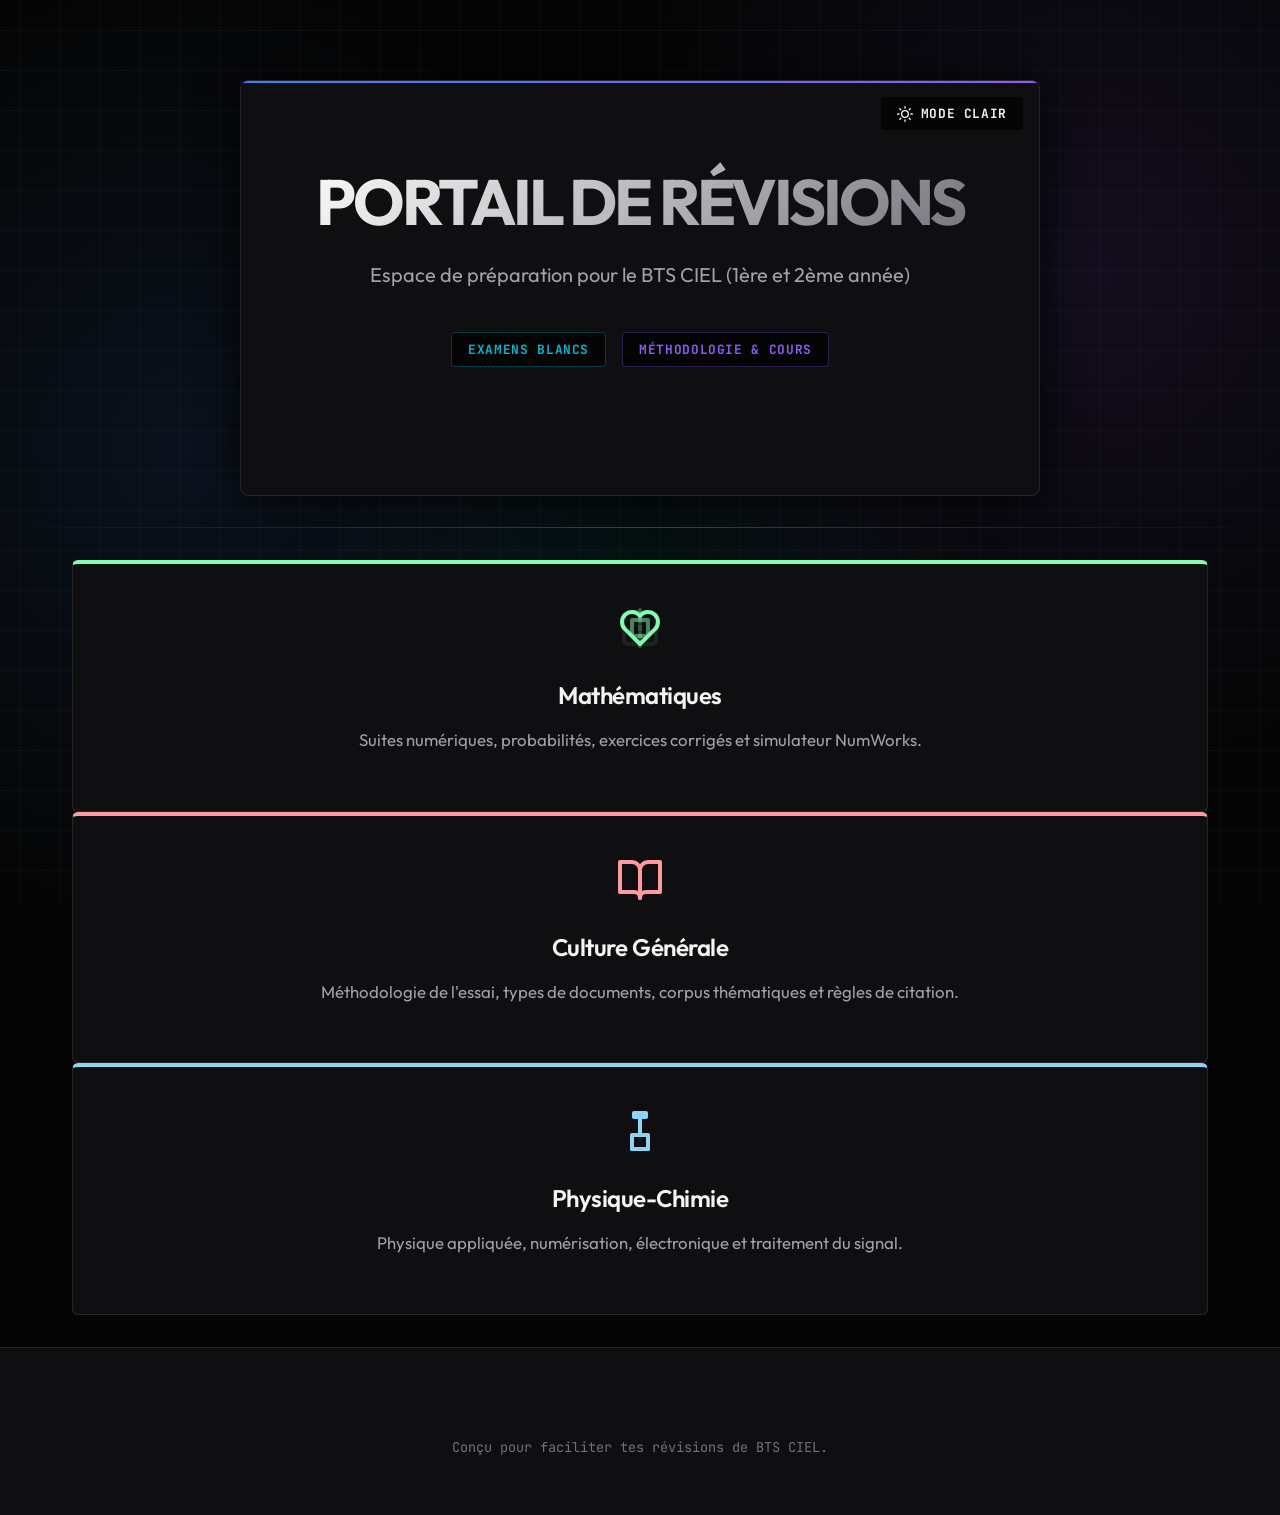
<file: index.html>
<!DOCTYPE html>
<html lang="fr">
<head>
    <meta charset="UTF-8">
    <meta name="viewport" content="width=device-width, initial-scale=1.0">
    <title>BTS CIEL - Révisions</title>
    <link rel="stylesheet" href="style.css">
    <link href="https://fonts.googleapis.com/css2?family=Outfit:wght@300;400;500;600;700&family=JetBrains+Mono:wght@400;500;700&display=swap" rel="stylesheet">

</head>
<body>
    <header class="hero" style="min-height: 40vh; padding-top: 5rem;">
        <div class="glass-panel">
            <button id="theme-toggle" class="tag" style="position: absolute; top: 1rem; right: 1rem; cursor: pointer; display: flex; align-items: center; gap: 0.5rem; border: none; z-index: 10;">
                <svg width="16" height="16" viewBox="0 0 24 24" fill="none" stroke="currentColor" stroke-width="2" stroke-linecap="round" stroke-linejoin="round"><circle cx="12" cy="12" r="5"></circle><line x1="12" y1="1" x2="12" y2="3"></line><line x1="12" y1="21" x2="12" y2="23"></line><line x1="4.22" y1="4.22" x2="5.64" y2="5.64"></line><line x1="18.36" y1="18.36" x2="19.78" y2="19.78"></line><line x1="1" y1="12" x2="3" y2="12"></line><line x1="21" y1="12" x2="23" y2="12"></line><line x1="4.22" y1="19.78" x2="5.64" y2="18.36"></line><line x1="18.36" y1="5.64" x2="19.78" y2="4.22"></line></svg>
                Thème
            </button>
            <h1>Portail de Révisions</h1>
            <p>Espace de préparation pour le BTS CIEL (1ère et 2ème année)</p>
            <div class="header-tags">
                <span class="tag tag-accent">Examens Blancs</span>
                <span class="tag tag-level">Méthodologie & Cours</span>
            </div>
        </div>
    </header>

    <main class="container">
        <div class="portal-grid">
            
            <!-- MATHÉMATIQUES -->
            <a href="mathematiques.html" class="card glass portal-card" style="border-top: 4px solid #84fab0;">
                <div class="portal-icon" style="color: #84fab0;">
                    <svg width="48" height="48" viewBox="0 0 24 24" fill="none" stroke="currentColor" stroke-width="2" stroke-linecap="round" stroke-linejoin="round">
                        <path d="M19.5 12.572l-7.5 7.428l-7.5 -7.428m0 0a5 5 0 1 1 7.5 -6.566a5 5 0 1 1 7.5 6.572" />
                        <path d="M12 3v18" stroke-dasharray="2 2" opacity="0.3"/>
                        <rect x="4" y="4" width="16" height="16" rx="2" ry="2" opacity="0.1"/>
                        <path d="M8 8h8v8H8z" opacity="0.5"/>
                    </svg>
                </div>
                <h2>Mathématiques</h2>
                <p>Suites numériques, probabilités, exercices corrigés et simulateur NumWorks.</p>
            </a>

            <!-- CULTURE GÉNÉRALE -->
            <a href="culture_generale.html" class="card glass portal-card" style="border-top: 4px solid #ff9a9e;">
                <div class="portal-icon" style="color: #ff9a9e;">
                    <svg width="48" height="48" viewBox="0 0 24 24" fill="none" stroke="currentColor" stroke-width="2" stroke-linecap="round" stroke-linejoin="round">
                        <path d="M2 3h6a4 4 0 0 1 4 4v14a3 3 0 0 0-3-3H2z"></path>
                        <path d="M22 3h-6a4 4 0 0 0-4 4v14a3 3 0 0 1 3-3h7z"></path>
                    </svg>
                </div>
                <h2>Culture Générale</h2>
                <p>Méthodologie de l'essai, types de documents, corpus thématiques et règles de citation.</p>
            </a>

            <!-- PHYSIQUE-CHIMIE -->
            <a href="physique_chimie.html" class="card glass portal-card" style="border-top: 4px solid #8fd3f4;">
                <div class="portal-icon" style="color: #8fd3f4;">
                    <svg width="48" height="48" viewBox="0 0 24 24" fill="none" stroke="currentColor" stroke-width="2" stroke-linecap="round" stroke-linejoin="round">
                        <path d="M9 3h6v2H9z"></path>
                        <path d="M12 5v9"></path>
                        <path d="M8 14h8v7H8z"></path>
                        <path d="M8 21h8"></path>
                    </svg>
                </div>
                <h2>Physique-Chimie</h2>
                <p>Physique appliquée, numérisation, électronique et traitement du signal.</p>
            </a>

        </div>
    </main>

    <footer style="margin-top: auto; padding-top: 4rem;">
        <div class="glass-footer">
            <p>Conçu pour faciliter tes révisions de BTS CIEL.</p>
        </div>
    </footer>

    <script src="script.js"></script>
</body>
</html>
</file>
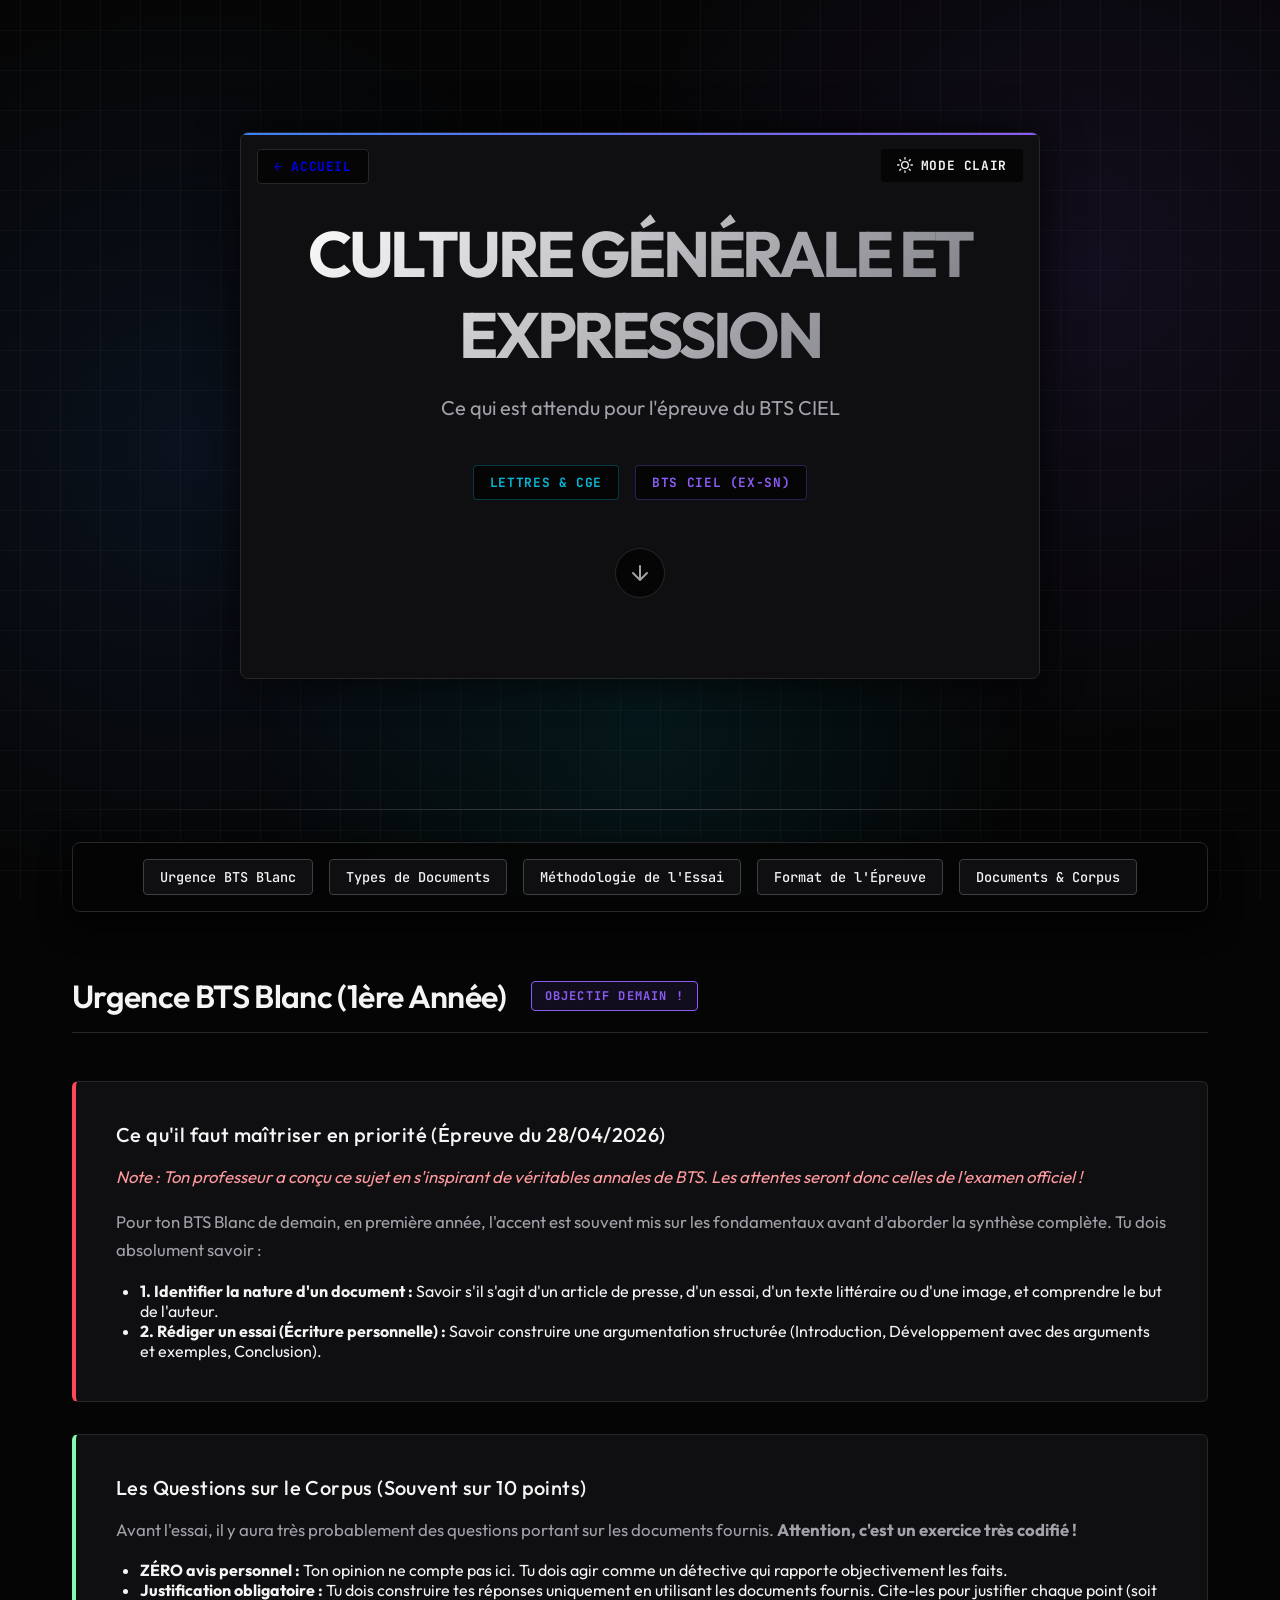
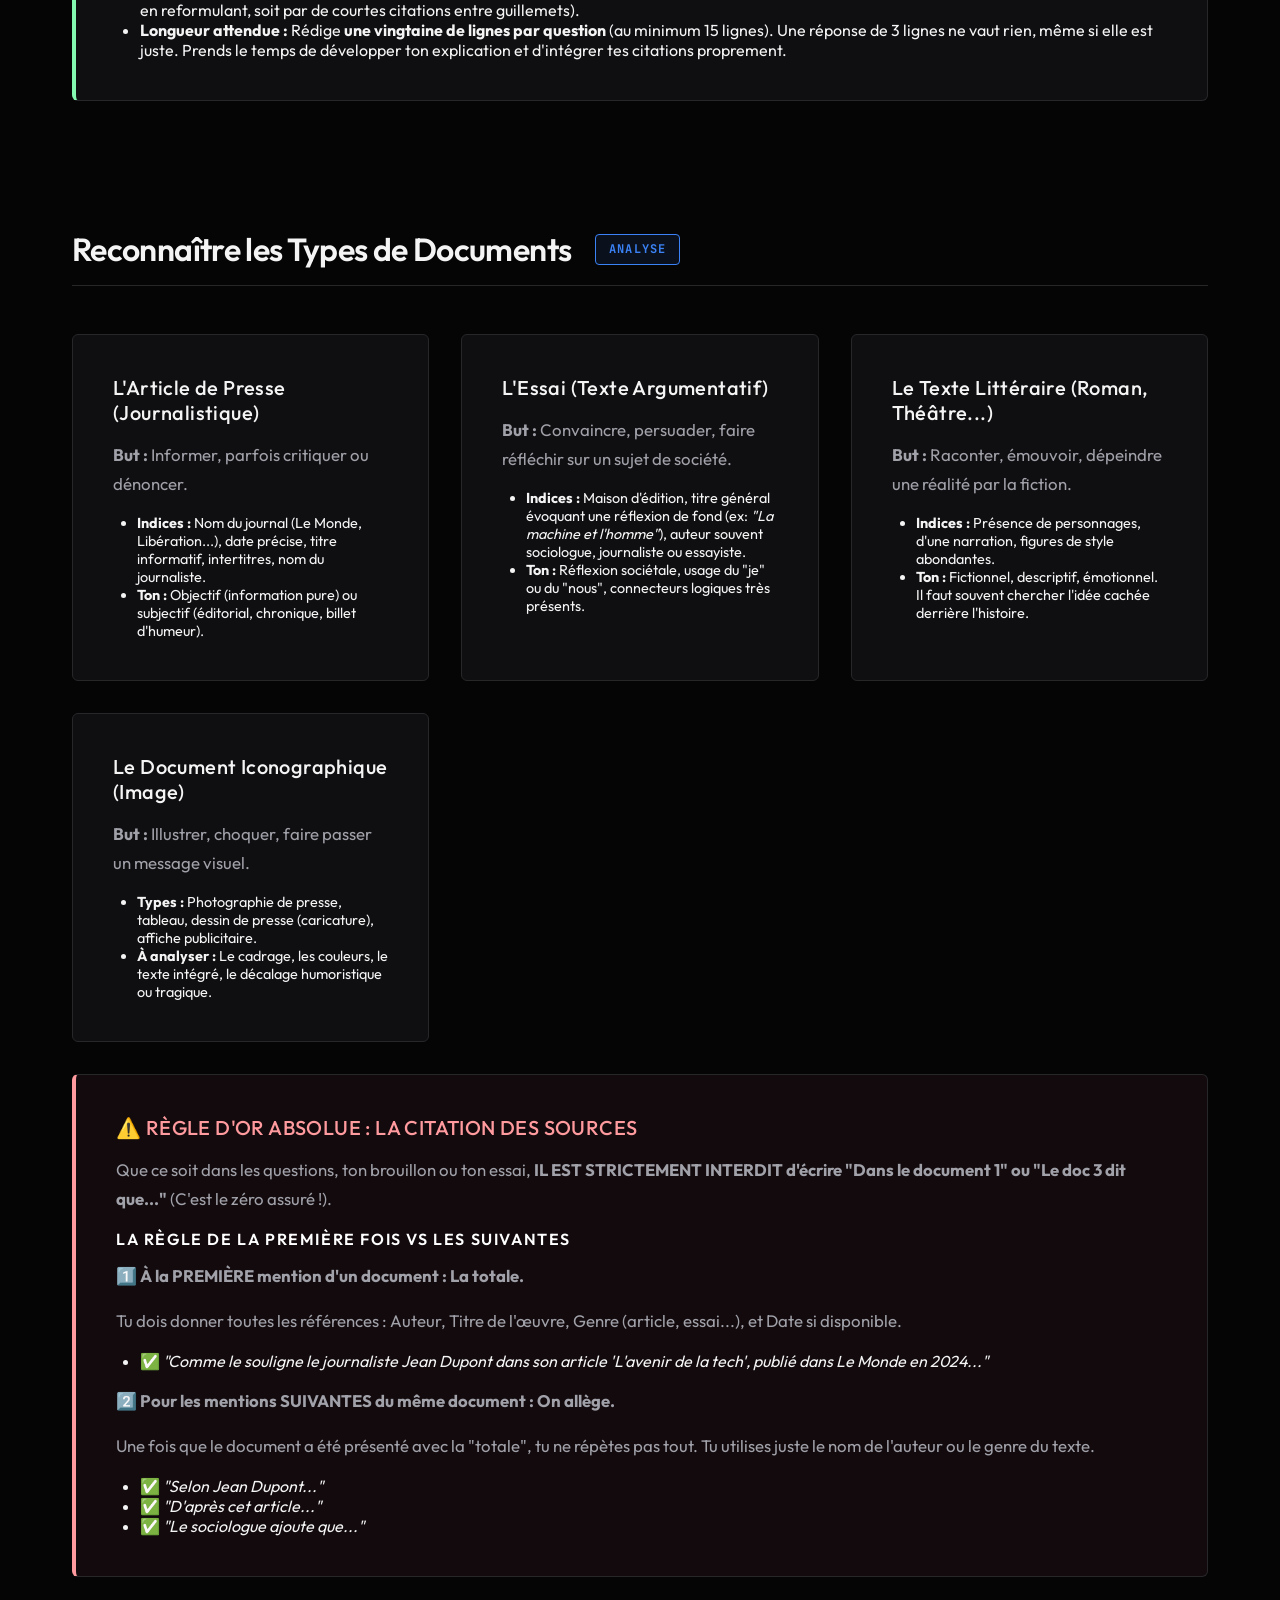
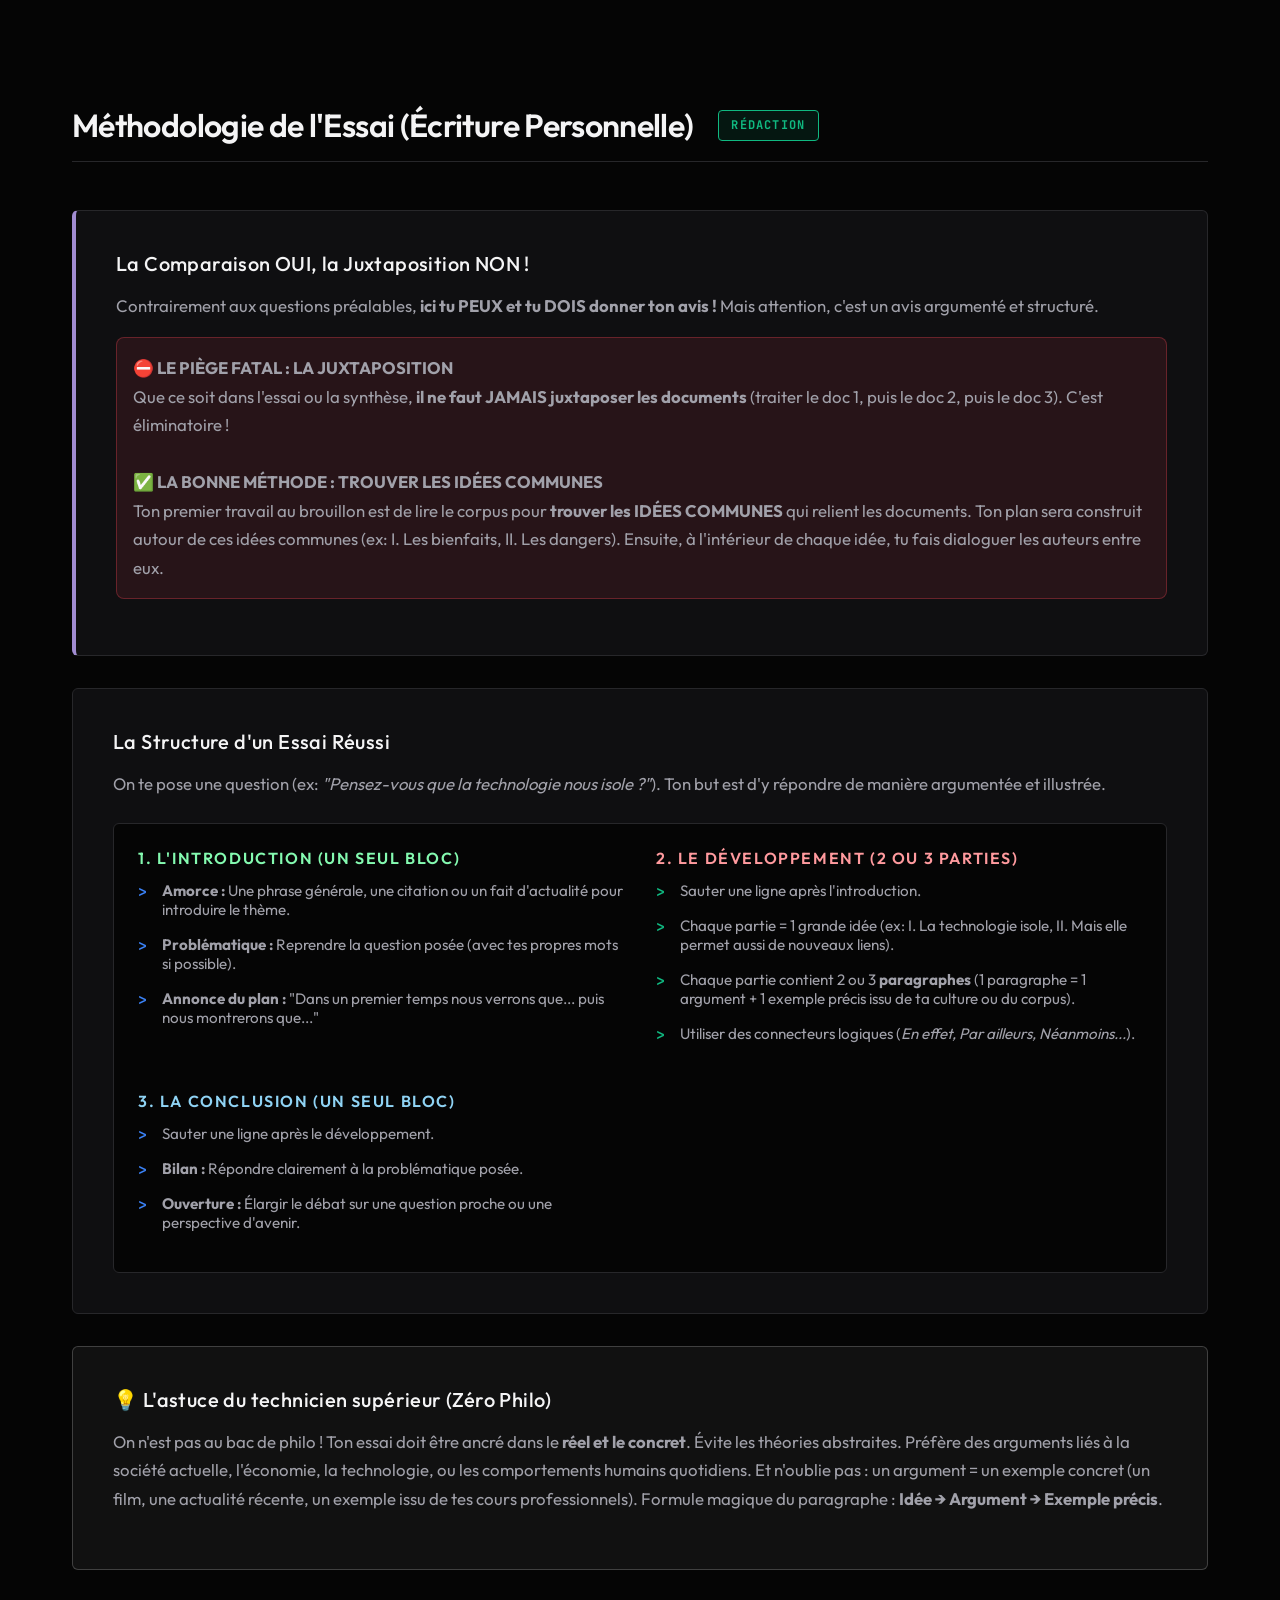
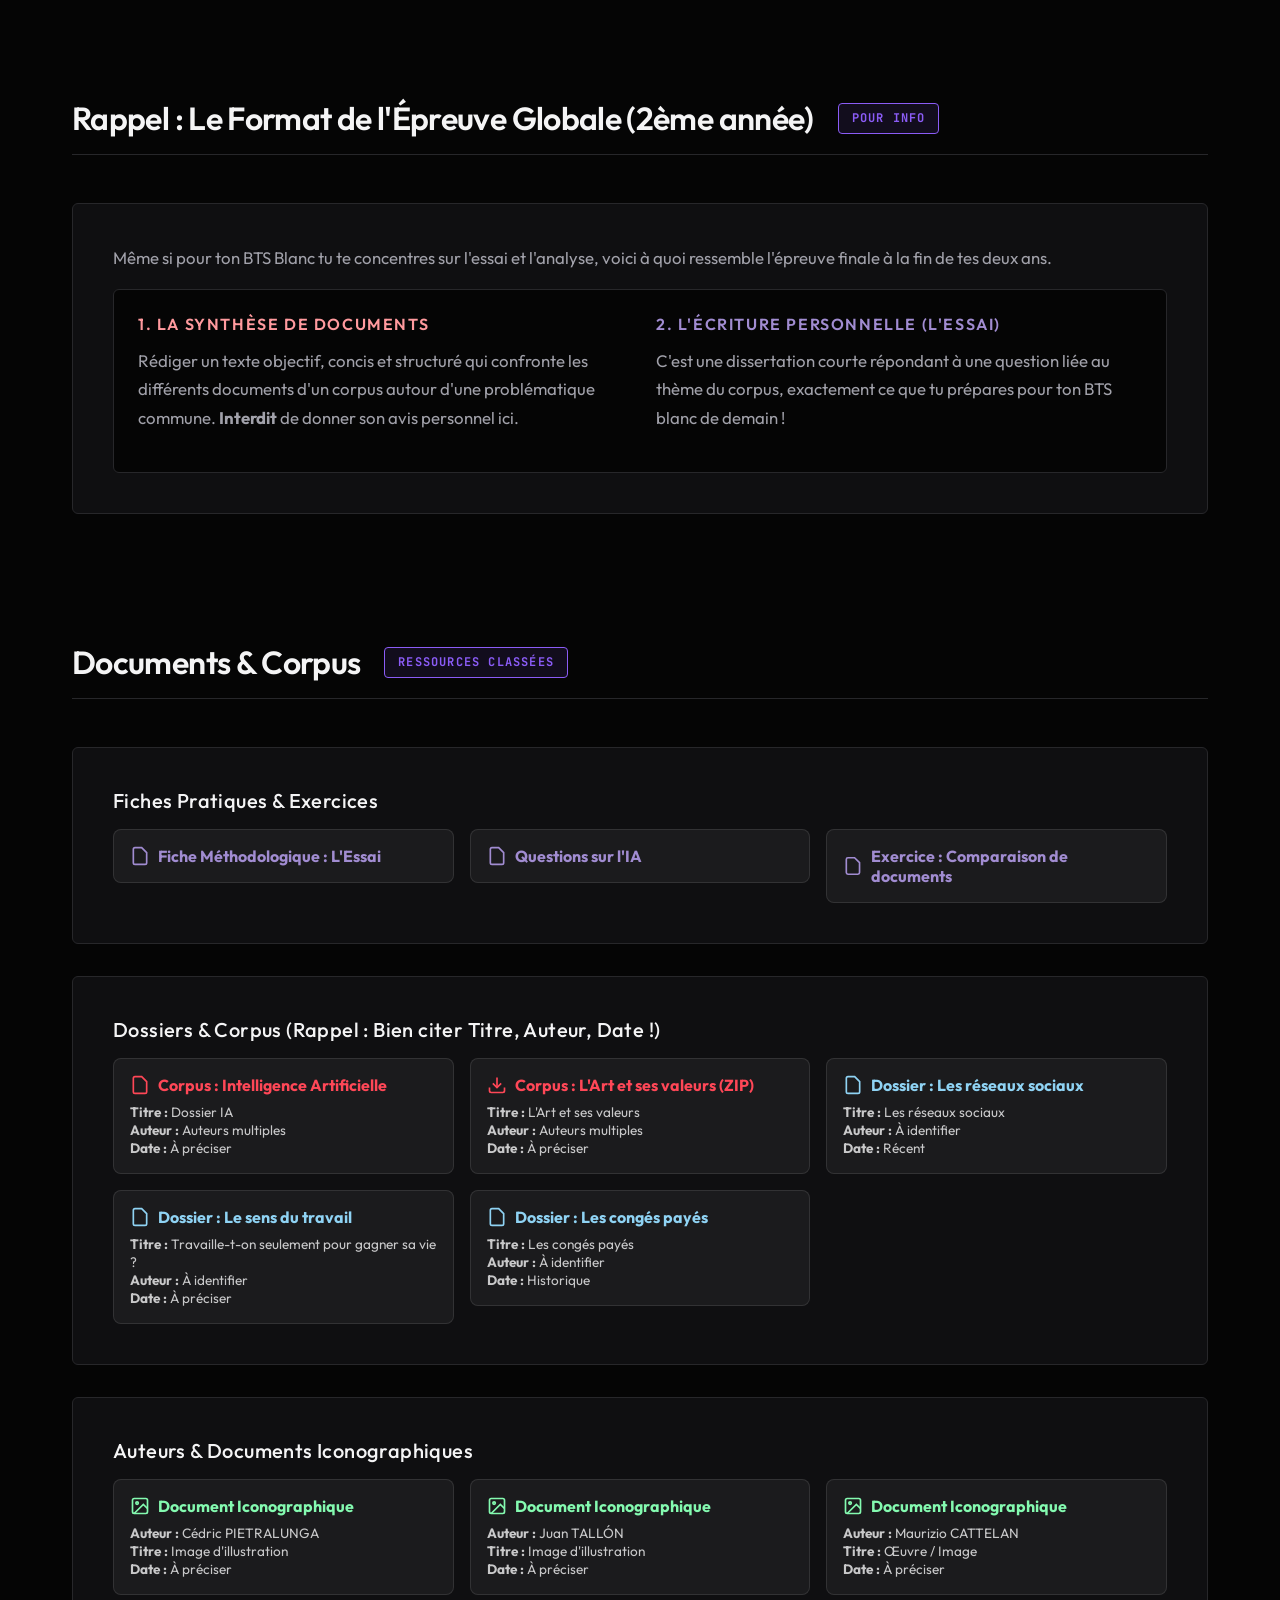
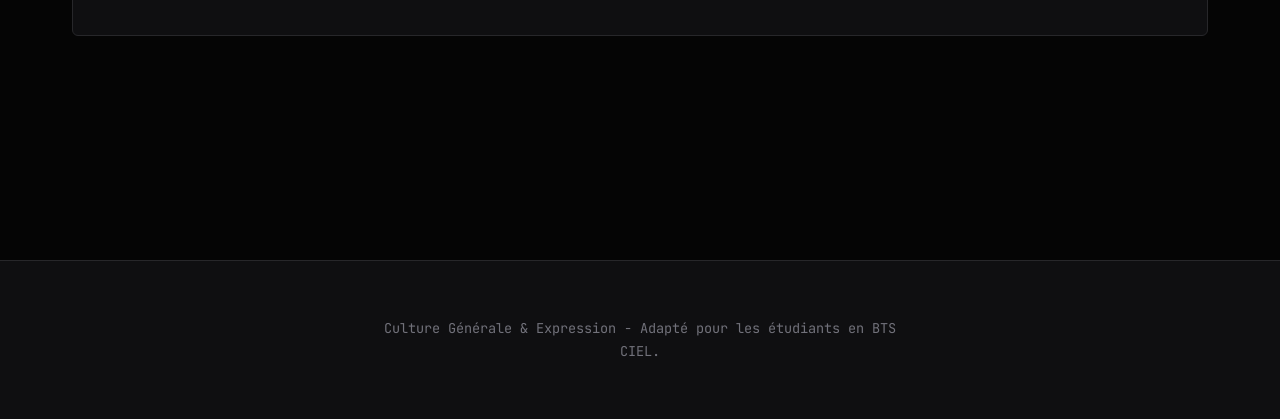
<file: culture_generale.html>
<!DOCTYPE html>
<html lang="fr">
<head>
    <meta charset="UTF-8">
    <meta name="viewport" content="width=device-width, initial-scale=1.0">
    <title>Culture Générale - BTS CIEL</title>
    <link rel="stylesheet" href="style.css">
    <link href="https://fonts.googleapis.com/css2?family=Outfit:wght@300;400;500;600;700&family=JetBrains+Mono:wght@400;500;700&display=swap" rel="stylesheet">
</head>
<body>
    <header class="hero">
        <div class="glass-panel">
            <a href="index.html" class="tag" style="position: absolute; top: 1rem; left: 1rem; text-decoration: none;">
                &larr; Accueil
            </a>
            <button id="theme-toggle" class="tag" style="position: absolute; top: 1rem; right: 1rem; cursor: pointer; display: flex; align-items: center; gap: 0.5rem; border: none; z-index: 10;">
                <svg width="16" height="16" viewBox="0 0 24 24" fill="none" stroke="currentColor" stroke-width="2" stroke-linecap="round" stroke-linejoin="round"><circle cx="12" cy="12" r="5"></circle><line x1="12" y1="1" x2="12" y2="3"></line><line x1="12" y1="21" x2="12" y2="23"></line><line x1="4.22" y1="4.22" x2="5.64" y2="5.64"></line><line x1="18.36" y1="18.36" x2="19.78" y2="19.78"></line><line x1="1" y1="12" x2="3" y2="12"></line><line x1="21" y1="12" x2="23" y2="12"></line><line x1="4.22" y1="19.78" x2="5.64" y2="18.36"></line><line x1="18.36" y1="5.64" x2="19.78" y2="4.22"></line></svg>
                Thème
            </button>
            <h1>Culture Générale et Expression</h1>
            <p>Ce qui est attendu pour l'épreuve du BTS CIEL</p>
            <div class="header-tags">
                <span class="tag tag-accent">Lettres & CGE</span>
                <span class="tag tag-level">BTS CIEL (Ex-SN)</span>
            </div>
            <a href="#epreuve" class="scroll-down">
                <svg width="24" height="24" viewBox="0 0 24 24" fill="none" stroke="currentColor" stroke-width="2" stroke-linecap="round" stroke-linejoin="round"><path d="M12 5v14M19 12l-7 7-7-7"/></svg>
            </a>
        </div>
    </header>

    <main class="container">
        <nav class="toc">
            <a href="#urgence-bts-blanc" class="toc-item active">Urgence BTS Blanc</a>
            <a href="#types-documents" class="toc-item">Types de Documents</a>
            <a href="#essai" class="toc-item">Méthodologie de l'Essai</a>
            <a href="#epreuve" class="toc-item">Format de l'Épreuve</a>
            <a href="#documents" class="toc-item">Documents & Corpus</a>
        </nav>

        <!-- URGENCE BTS BLANC -->
        <section id="urgence-bts-blanc" class="section">
            <div class="section-title">
                <h2>Urgence BTS Blanc (1ère Année)</h2>
                <div class="badge badge-accent">Objectif Demain !</div>
            </div>

            <div class="grid">
                <div class="card glass span-full" style="border-left: 4px solid #ff4757;">
                    <h3>Ce qu'il faut maîtriser en priorité (Épreuve du 28/04/2026)</h3>
                    <p style="margin-bottom: 1rem; color: #ff9a9e;"><em>Note : Ton professeur a conçu ce sujet en s'inspirant de véritables annales de BTS. Les attentes seront donc celles de l'examen officiel !</em></p>
                    <p>Pour ton BTS Blanc de demain, en première année, l'accent est souvent mis sur les fondamentaux avant d'aborder la synthèse complète. Tu dois absolument savoir :</p>
                    <ul style="padding-left: 1.5rem; margin-top: 1rem;">
                        <li><strong>1. Identifier la nature d'un document :</strong> Savoir s'il s'agit d'un article de presse, d'un essai, d'un texte littéraire ou d'une image, et comprendre le but de l'auteur.</li>
                        <li><strong>2. Rédiger un essai (Écriture personnelle) :</strong> Savoir construire une argumentation structurée (Introduction, Développement avec des arguments et exemples, Conclusion).</li>
                    </ul>
                </div>
                
                <div class="card glass span-full" style="border-left: 4px solid #84fab0;">
                    <h3>Les Questions sur le Corpus (Souvent sur 10 points)</h3>
                    <p>Avant l'essai, il y aura très probablement des questions portant sur les documents fournis. <strong>Attention, c'est un exercice très codifié !</strong></p>
                    <ul style="padding-left: 1.5rem; margin-top: 1rem;">
                        <li><strong>ZÉRO avis personnel :</strong> Ton opinion ne compte pas ici. Tu dois agir comme un détective qui rapporte objectivement les faits.</li>
                        <li><strong>Justification obligatoire :</strong> Tu dois construire tes réponses uniquement en utilisant les documents fournis. Cite-les pour justifier chaque point (soit en reformulant, soit par de courtes citations entre guillemets).</li>
                        <li><strong>Longueur attendue :</strong> Rédige <strong>une vingtaine de lignes par question</strong> (au minimum 15 lignes). Une réponse de 3 lignes ne vaut rien, même si elle est juste. Prends le temps de développer ton explication et d'intégrer tes citations proprement.</li>
                    </ul>
                </div>
            </div>
        </section>

        <!-- TYPES DE DOCUMENTS -->
        <section id="types-documents" class="section">
            <div class="section-title">
                <h2>Reconnaître les Types de Documents</h2>
                <div class="badge badge-primary">Analyse</div>
            </div>

            <div class="grid">
                <div class="card glass">
                    <h3>L'Article de Presse (Journalistique)</h3>
                    <p><strong>But :</strong> Informer, parfois critiquer ou dénoncer.</p>
                    <ul style="padding-left: 1.5rem; margin-top: 0.5rem; font-size: 0.9em;">
                        <li><strong>Indices :</strong> Nom du journal (Le Monde, Libération...), date précise, titre informatif, intertitres, nom du journaliste.</li>
                        <li><strong>Ton :</strong> Objectif (information pure) ou subjectif (éditorial, chronique, billet d'humeur).</li>
                    </ul>
                </div>

                <div class="card glass">
                    <h3>L'Essai (Texte Argumentatif)</h3>
                    <p><strong>But :</strong> Convaincre, persuader, faire réfléchir sur un sujet de société.</p>
                    <ul style="padding-left: 1.5rem; margin-top: 0.5rem; font-size: 0.9em;">
                        <li><strong>Indices :</strong> Maison d'édition, titre général évoquant une réflexion de fond (ex: <i>"La machine et l'homme"</i>), auteur souvent sociologue, journaliste ou essayiste.</li>
                        <li><strong>Ton :</strong> Réflexion sociétale, usage du "je" ou du "nous", connecteurs logiques très présents.</li>
                    </ul>
                </div>

                <div class="card glass">
                    <h3>Le Texte Littéraire (Roman, Théâtre...)</h3>
                    <p><strong>But :</strong> Raconter, émouvoir, dépeindre une réalité par la fiction.</p>
                    <ul style="padding-left: 1.5rem; margin-top: 0.5rem; font-size: 0.9em;">
                        <li><strong>Indices :</strong> Présence de personnages, d'une narration, figures de style abondantes.</li>
                        <li><strong>Ton :</strong> Fictionnel, descriptif, émotionnel. Il faut souvent chercher l'idée cachée derrière l'histoire.</li>
                    </ul>
                </div>

                <div class="card glass">
                    <h3>Le Document Iconographique (Image)</h3>
                    <p><strong>But :</strong> Illustrer, choquer, faire passer un message visuel.</p>
                    <ul style="padding-left: 1.5rem; margin-top: 0.5rem; font-size: 0.9em;">
                        <li><strong>Types :</strong> Photographie de presse, tableau, dessin de presse (caricature), affiche publicitaire.</li>
                        <li><strong>À analyser :</strong> Le cadrage, les couleurs, le texte intégré, le décalage humoristique ou tragique.</li>
                    </ul>
                </div>

                <div class="card glass span-full" style="border-left: 4px solid #ff9a9e; background: rgba(255, 99, 132, 0.05);">
                    <h3 style="color: #ff9a9e;">⚠️ RÈGLE D'OR ABSOLUE : LA CITATION DES SOURCES</h3>
                    <p>Que ce soit dans les questions, ton brouillon ou ton essai, <strong>IL EST STRICTEMENT INTERDIT d'écrire "Dans le document 1" ou "Le doc 3 dit que..."</strong> (C'est le zéro assuré !).</p>
                    
                    <h4 style="margin-top: 1rem; color: white;">La Règle de la Première Fois vs Les Suivantes</h4>
                    <p style="margin-top: 0.5rem;"><strong>1️⃣ À la PREMIÈRE mention d'un document : La totale.</strong></p>
                    <p>Tu dois donner toutes les références : Auteur, Titre de l'œuvre, Genre (article, essai...), et Date si disponible.</p>
                    <ul style="padding-left: 1.5rem; margin-top: 0.5rem;">
                        <li>✅ <i>"Comme le souligne le journaliste Jean Dupont dans son article 'L'avenir de la tech', publié dans Le Monde en 2024..."</i></li>
                    </ul>

                    <p style="margin-top: 1rem;"><strong>2️⃣ Pour les mentions SUIVANTES du même document : On allège.</strong></p>
                    <p>Une fois que le document a été présenté avec la "totale", tu ne répètes pas tout. Tu utilises juste le nom de l'auteur ou le genre du texte.</p>
                    <ul style="padding-left: 1.5rem; margin-top: 0.5rem;">
                        <li>✅ <i>"Selon Jean Dupont..."</i></li>
                        <li>✅ <i>"D'après cet article..."</i></li>
                        <li>✅ <i>"Le sociologue ajoute que..."</i></li>
                    </ul>
                </div>
            </div>
        </section>

        <!-- L'ESSAI -->
        <section id="essai" class="section">
            <div class="section-title">
                <h2>Méthodologie de l'Essai (Écriture Personnelle)</h2>
                <div class="badge badge-secondary">Rédaction</div>
            </div>

            <div class="grid">
                <div class="card glass span-full" style="border-left: 4px solid #a18cd1;">
                    <h3>La Comparaison OUI, la Juxtaposition NON !</h3>
                    <p>Contrairement aux questions préalables, <strong>ici tu PEUX et tu DOIS donner ton avis !</strong> Mais attention, c'est un avis argumenté et structuré.</p>
                    <p style="margin-top: 1rem; padding: 1rem; background: rgba(255, 71, 87, 0.1); border-radius: 8px; border: 1px solid rgba(255, 71, 87, 0.3);">
                        <strong>⛔ LE PIÈGE FATAL : LA JUXTAPOSITION</strong><br>
                        Que ce soit dans l'essai ou la synthèse, <strong>il ne faut JAMAIS juxtaposer les documents</strong> (traiter le doc 1, puis le doc 2, puis le doc 3). C'est éliminatoire !<br><br>
                        <strong>✅ LA BONNE MÉTHODE : TROUVER LES IDÉES COMMUNES</strong><br>
                        Ton premier travail au brouillon est de lire le corpus pour <strong>trouver les IDÉES COMMUNES</strong> qui relient les documents. Ton plan sera construit autour de ces idées communes (ex: I. Les bienfaits, II. Les dangers). Ensuite, à l'intérieur de chaque idée, tu fais dialoguer les auteurs entre eux.
                    </p>
                </div>

                <div class="card glass span-full">
                    <h3>La Structure d'un Essai Réussi</h3>
                    <p>On te pose une question (ex: <i>"Pensez-vous que la technologie nous isole ?"</i>). Ton but est d'y répondre de manière argumentée et illustrée.</p>
                    
                    <div class="comparison-table" style="margin-top: 1.5rem;">
                        <div class="col">
                            <h4 style="color: #84fab0;">1. L'Introduction (Un seul bloc)</h4>
                            <ul style="font-size: 0.95em;">
                                <li><strong>Amorce :</strong> Une phrase générale, une citation ou un fait d'actualité pour introduire le thème.</li>
                                <li><strong>Problématique :</strong> Reprendre la question posée (avec tes propres mots si possible).</li>
                                <li><strong>Annonce du plan :</strong> "Dans un premier temps nous verrons que... puis nous montrerons que..."</li>
                            </ul>
                        </div>
                        <div class="col">
                            <h4 style="color: #ff9a9e;">2. Le Développement (2 ou 3 parties)</h4>
                            <ul style="font-size: 0.95em;">
                                <li>Sauter une ligne après l'introduction.</li>
                                <li>Chaque partie = 1 grande idée (ex: I. La technologie isole, II. Mais elle permet aussi de nouveaux liens).</li>
                                <li>Chaque partie contient 2 ou 3 <strong>paragraphes</strong> (1 paragraphe = 1 argument + 1 exemple précis issu de ta culture ou du corpus).</li>
                                <li>Utiliser des connecteurs logiques (<i>En effet, Par ailleurs, Néanmoins...</i>).</li>
                            </ul>
                        </div>
                        <div class="col">
                            <h4 style="color: #8fd3f4;">3. La Conclusion (Un seul bloc)</h4>
                            <ul style="font-size: 0.95em;">
                                <li>Sauter une ligne après le développement.</li>
                                <li><strong>Bilan :</strong> Répondre clairement à la problématique posée.</li>
                                <li><strong>Ouverture :</strong> Élargir le débat sur une question proche ou une perspective d'avenir.</li>
                            </ul>
                        </div>
                    </div>
                </div>
                
                <div class="card glass span-full" style="background: rgba(255, 255, 255, 0.05); border: 1px solid rgba(255,255,255,0.2);">
                    <h3>💡 L'astuce du technicien supérieur (Zéro Philo)</h3>
                    <p>On n'est pas au bac de philo ! Ton essai doit être ancré dans le <strong>réel et le concret</strong>. Évite les théories abstraites. Préfère des arguments liés à la société actuelle, l'économie, la technologie, ou les comportements humains quotidiens. Et n'oublie pas : un argument = un exemple concret (un film, une actualité récente, un exemple issu de tes cours professionnels). Formule magique du paragraphe : <strong>Idée &rarr; Argument &rarr; Exemple précis</strong>.</p>
                </div>
            </div>
        </section>

        <!-- FORMAT DE L'EPREUVE (POUR RAPPEL) -->
        <section id="epreuve" class="section">
            <div class="section-title">
                <h2>Rappel : Le Format de l'Épreuve Globale (2ème année)</h2>
                <div class="badge badge-accent">Pour info</div>
            </div>

            <div class="grid">
                <div class="card glass span-full">
                    <p>Même si pour ton BTS Blanc tu te concentres sur l'essai et l'analyse, voici à quoi ressemble l'épreuve finale à la fin de tes deux ans.</p>
                    <div class="comparison-table" style="margin-top: 1rem;">
                        <div class="col">
                            <h4 style="color: #ff9a9e;">1. La Synthèse de documents</h4>
                            <p>Rédiger un texte objectif, concis et structuré qui confronte les différents documents d'un corpus autour d'une problématique commune. <strong>Interdit</strong> de donner son avis personnel ici.</p>
                        </div>
                        <div class="col">
                            <h4 style="color: #a18cd1;">2. L'Écriture personnelle (L'Essai)</h4>
                            <p>C'est une dissertation courte répondant à une question liée au thème du corpus, exactement ce que tu prépares pour ton BTS blanc de demain !</p>
                        </div>
                    </div>
                </div>
            </div>
        </section>

        <!-- DOCUMENTS -->
        <section id="documents" class="section">
            <div class="section-title">
                <h2>Documents & Corpus</h2>
                <div class="badge badge-accent">Ressources classées</div>
            </div>

            <div class="grid">
                <div class="card glass span-full">
                    <h3>Fiches Pratiques & Exercices</h3>
                    <ul class="documents-list" style="list-style: none; padding: 0; display: grid; gap: 1rem; grid-template-columns: repeat(auto-fit, minmax(300px, 1fr));">
                        <li>
                            <a href="assets/Culture_Generale/Fiche%20m%C3%A9thodologique%20sur%20l'essai.docx" target="_blank" style="display: flex; flex-direction: column; gap: 0.5rem; padding: 1rem; background: rgba(255,255,255,0.05); border-radius: 8px; text-decoration: none; color: inherit; transition: background 0.3s; border: 1px solid rgba(255,255,255,0.1);">
                                <div style="display: flex; align-items: center; gap: 0.5rem; color: #a18cd1;"><svg width="20" height="20" viewBox="0 0 24 24" fill="none" stroke="currentColor" stroke-width="2"><path d="M14 2H6a2 2 0 0 0-2 2v16a2 2 0 0 0 2 2h12a2 2 0 0 0 2-2V8z"></path></svg><strong>Fiche Méthodologique : L'Essai</strong></div>
                            </a>
                        </li>
                        <li>
                            <a href="assets/Culture_Generale/questions%20sur%20l'IA.docx" target="_blank" style="display: flex; flex-direction: column; gap: 0.5rem; padding: 1rem; background: rgba(255,255,255,0.05); border-radius: 8px; text-decoration: none; color: inherit; transition: background 0.3s; border: 1px solid rgba(255,255,255,0.1);">
                                <div style="display: flex; align-items: center; gap: 0.5rem; color: #a18cd1;"><svg width="20" height="20" viewBox="0 0 24 24" fill="none" stroke="currentColor" stroke-width="2"><path d="M14 2H6a2 2 0 0 0-2 2v16a2 2 0 0 0 2 2h12a2 2 0 0 0 2-2V8z"></path></svg><strong>Questions sur l'IA</strong></div>
                            </a>
                        </li>
                        <li>
                            <a href="assets/Culture_Generale/comparer%20deux%20documents%20sur%20le%20changement%20d'identit%C3%A9%20sur%20les%20r%C3%A9seaux.docx" target="_blank" style="display: flex; flex-direction: column; gap: 0.5rem; padding: 1rem; background: rgba(255,255,255,0.05); border-radius: 8px; text-decoration: none; color: inherit; transition: background 0.3s; border: 1px solid rgba(255,255,255,0.1);">
                                <div style="display: flex; align-items: center; gap: 0.5rem; color: #a18cd1;"><svg width="20" height="20" viewBox="0 0 24 24" fill="none" stroke="currentColor" stroke-width="2"><path d="M14 2H6a2 2 0 0 0-2 2v16a2 2 0 0 0 2 2h12a2 2 0 0 0 2-2V8z"></path></svg><strong>Exercice : Comparaison de documents</strong></div>
                            </a>
                        </li>
                    </ul>
                </div>

                <div class="card glass span-full">
                    <h3>Dossiers & Corpus (Rappel : Bien citer Titre, Auteur, Date !)</h3>
                    <ul class="documents-list" style="list-style: none; padding: 0; display: grid; gap: 1rem; grid-template-columns: repeat(auto-fit, minmax(300px, 1fr));">
                        
                        <!-- Intelligence Artificielle -->
                        <li>
                            <a href="assets/Culture_Generale/corpus%20sur%20l'Intelligence%20artificielle.docx" target="_blank" style="display: flex; flex-direction: column; gap: 0.5rem; padding: 1rem; background: rgba(255,255,255,0.05); border-radius: 8px; text-decoration: none; color: inherit; transition: background 0.3s; border: 1px solid rgba(255,255,255,0.1);">
                                <div style="display: flex; align-items: center; gap: 0.5rem; color: #ff4757;">
                                    <svg width="20" height="20" viewBox="0 0 24 24" fill="none" stroke="currentColor" stroke-width="2"><path d="M14 2H6a2 2 0 0 0-2 2v16a2 2 0 0 0 2 2h12a2 2 0 0 0 2-2V8z"></path></svg>
                                    <strong>Corpus : Intelligence Artificielle</strong>
                                </div>
                                <div style="font-size: 0.85em; opacity: 0.8;">
                                    <div><strong>Titre :</strong> Dossier IA</div>
                                    <div><strong>Auteur :</strong> Auteurs multiples</div>
                                    <div><strong>Date :</strong> À préciser</div>
                                </div>
                            </a>
                        </li>

                        <!-- L'Art et ses valeurs -->
                        <li>
                            <a href="assets/Culture_Generale/corpus%20sur%20lArt%20et%20ses%20valeurs.zip" target="_blank" style="display: flex; flex-direction: column; gap: 0.5rem; padding: 1rem; background: rgba(255,255,255,0.05); border-radius: 8px; text-decoration: none; color: inherit; transition: background 0.3s; border: 1px solid rgba(255,255,255,0.1);">
                                <div style="display: flex; align-items: center; gap: 0.5rem; color: #ff4757;">
                                    <svg width="20" height="20" viewBox="0 0 24 24" fill="none" stroke="currentColor" stroke-width="2"><path d="M21 15v4a2 2 0 0 1-2 2H5a2 2 0 0 1-2-2v-4"></path><polyline points="7 10 12 15 17 10"></polyline><line x1="12" y1="15" x2="12" y2="3"></line></svg>
                                    <strong>Corpus : L'Art et ses valeurs (ZIP)</strong>
                                </div>
                                <div style="font-size: 0.85em; opacity: 0.8;">
                                    <div><strong>Titre :</strong> L'Art et ses valeurs</div>
                                    <div><strong>Auteur :</strong> Auteurs multiples</div>
                                    <div><strong>Date :</strong> À préciser</div>
                                </div>
                            </a>
                        </li>

                        <!-- Réseaux Sociaux -->
                        <li>
                            <a href="assets/Culture_Generale/les%20r%C3%A9seaux%20sociaux.docx" target="_blank" style="display: flex; flex-direction: column; gap: 0.5rem; padding: 1rem; background: rgba(255,255,255,0.05); border-radius: 8px; text-decoration: none; color: inherit; transition: background 0.3s; border: 1px solid rgba(255,255,255,0.1);">
                                <div style="display: flex; align-items: center; gap: 0.5rem; color: #8fd3f4;">
                                    <svg width="20" height="20" viewBox="0 0 24 24" fill="none" stroke="currentColor" stroke-width="2"><path d="M14 2H6a2 2 0 0 0-2 2v16a2 2 0 0 0 2 2h12a2 2 0 0 0 2-2V8z"></path></svg>
                                    <strong>Dossier : Les réseaux sociaux</strong>
                                </div>
                                <div style="font-size: 0.85em; opacity: 0.8;">
                                    <div><strong>Titre :</strong> Les réseaux sociaux</div>
                                    <div><strong>Auteur :</strong> À identifier</div>
                                    <div><strong>Date :</strong> Récent</div>
                                </div>
                            </a>
                        </li>

                        <!-- Travail -->
                        <li>
                            <a href="assets/Culture_Generale/travaille-t-on%20seulement%20pour%20gagner%20sa%20vie.docx" target="_blank" style="display: flex; flex-direction: column; gap: 0.5rem; padding: 1rem; background: rgba(255,255,255,0.05); border-radius: 8px; text-decoration: none; color: inherit; transition: background 0.3s; border: 1px solid rgba(255,255,255,0.1);">
                                <div style="display: flex; align-items: center; gap: 0.5rem; color: #8fd3f4;">
                                    <svg width="20" height="20" viewBox="0 0 24 24" fill="none" stroke="currentColor" stroke-width="2"><path d="M14 2H6a2 2 0 0 0-2 2v16a2 2 0 0 0 2 2h12a2 2 0 0 0 2-2V8z"></path></svg>
                                    <strong>Dossier : Le sens du travail</strong>
                                </div>
                                <div style="font-size: 0.85em; opacity: 0.8;">
                                    <div><strong>Titre :</strong> Travaille-t-on seulement pour gagner sa vie ?</div>
                                    <div><strong>Auteur :</strong> À identifier</div>
                                    <div><strong>Date :</strong> À préciser</div>
                                </div>
                            </a>
                        </li>
                        
                        <!-- Congés payés -->
                        <li>
                            <a href="assets/Culture_Generale/cong%C3%A9s%20pay%C3%A9s.docx" target="_blank" style="display: flex; flex-direction: column; gap: 0.5rem; padding: 1rem; background: rgba(255,255,255,0.05); border-radius: 8px; text-decoration: none; color: inherit; transition: background 0.3s; border: 1px solid rgba(255,255,255,0.1);">
                                <div style="display: flex; align-items: center; gap: 0.5rem; color: #8fd3f4;">
                                    <svg width="20" height="20" viewBox="0 0 24 24" fill="none" stroke="currentColor" stroke-width="2"><path d="M14 2H6a2 2 0 0 0-2 2v16a2 2 0 0 0 2 2h12a2 2 0 0 0 2-2V8z"></path></svg>
                                    <strong>Dossier : Les congés payés</strong>
                                </div>
                                <div style="font-size: 0.85em; opacity: 0.8;">
                                    <div><strong>Titre :</strong> Les congés payés</div>
                                    <div><strong>Auteur :</strong> À identifier</div>
                                    <div><strong>Date :</strong> Historique</div>
                                </div>
                            </a>
                        </li>
                    </ul>
                </div>

                <div class="card glass span-full">
                    <h3>Auteurs & Documents Iconographiques</h3>
                    <ul class="documents-list" style="list-style: none; padding: 0; display: grid; gap: 1rem; grid-template-columns: repeat(auto-fit, minmax(300px, 1fr));">
                        
                        <!-- Pietralunga -->
                        <li>
                            <a href="assets/Culture_Generale/C%C3%A9dric%20PIETRALUNGA.png" target="_blank" style="display: flex; flex-direction: column; gap: 0.5rem; padding: 1rem; background: rgba(255,255,255,0.05); border-radius: 8px; text-decoration: none; color: inherit; transition: background 0.3s; border: 1px solid rgba(255,255,255,0.1);">
                                <div style="display: flex; align-items: center; gap: 0.5rem; color: #84fab0;">
                                    <svg width="20" height="20" viewBox="0 0 24 24" fill="none" stroke="currentColor" stroke-width="2"><rect x="3" y="3" width="18" height="18" rx="2" ry="2"></rect><circle cx="8.5" cy="8.5" r="1.5"></circle><polyline points="21 15 16 10 5 21"></polyline></svg>
                                    <strong>Document Iconographique</strong>
                                </div>
                                <div style="font-size: 0.85em; opacity: 0.8;">
                                    <div><strong>Auteur :</strong> Cédric PIETRALUNGA</div>
                                    <div><strong>Titre :</strong> Image d'illustration</div>
                                    <div><strong>Date :</strong> À préciser</div>
                                </div>
                            </a>
                        </li>

                        <!-- Tallon -->
                        <li>
                            <a href="assets/Culture_Generale/juan%20TALLON.png" target="_blank" style="display: flex; flex-direction: column; gap: 0.5rem; padding: 1rem; background: rgba(255,255,255,0.05); border-radius: 8px; text-decoration: none; color: inherit; transition: background 0.3s; border: 1px solid rgba(255,255,255,0.1);">
                                <div style="display: flex; align-items: center; gap: 0.5rem; color: #84fab0;">
                                    <svg width="20" height="20" viewBox="0 0 24 24" fill="none" stroke="currentColor" stroke-width="2"><rect x="3" y="3" width="18" height="18" rx="2" ry="2"></rect><circle cx="8.5" cy="8.5" r="1.5"></circle><polyline points="21 15 16 10 5 21"></polyline></svg>
                                    <strong>Document Iconographique</strong>
                                </div>
                                <div style="font-size: 0.85em; opacity: 0.8;">
                                    <div><strong>Auteur :</strong> Juan TALLÓN</div>
                                    <div><strong>Titre :</strong> Image d'illustration</div>
                                    <div><strong>Date :</strong> À préciser</div>
                                </div>
                            </a>
                        </li>

                        <!-- Cattelan -->
                        <li>
                            <a href="assets/Culture_Generale/MAURIZIO%20CATTELAN.png" target="_blank" style="display: flex; flex-direction: column; gap: 0.5rem; padding: 1rem; background: rgba(255,255,255,0.05); border-radius: 8px; text-decoration: none; color: inherit; transition: background 0.3s; border: 1px solid rgba(255,255,255,0.1);">
                                <div style="display: flex; align-items: center; gap: 0.5rem; color: #84fab0;">
                                    <svg width="20" height="20" viewBox="0 0 24 24" fill="none" stroke="currentColor" stroke-width="2"><rect x="3" y="3" width="18" height="18" rx="2" ry="2"></rect><circle cx="8.5" cy="8.5" r="1.5"></circle><polyline points="21 15 16 10 5 21"></polyline></svg>
                                    <strong>Document Iconographique</strong>
                                </div>
                                <div style="font-size: 0.85em; opacity: 0.8;">
                                    <div><strong>Auteur :</strong> Maurizio CATTELAN</div>
                                    <div><strong>Titre :</strong> Œuvre / Image</div>
                                    <div><strong>Date :</strong> À préciser</div>
                                </div>
                            </a>
                        </li>

                    </ul>
                </div>

            </div>
        </section>

    </main>

    <footer>
        <div class="glass-footer">
            <p>Culture Générale & Expression - Adapté pour les étudiants en BTS CIEL.</p>
        </div>
    </footer>

    <script src="script.js"></script>
    <script>
        // Update TOC for this page
        document.addEventListener('DOMContentLoaded', () => {
            const sections = document.querySelectorAll('.section');
            const navItems = document.querySelectorAll('.toc-item');

            window.addEventListener('scroll', () => {
                let current = '';
                sections.forEach(section => {
                    const sectionTop = section.offsetTop;
                    const sectionHeight = section.clientHeight;
                    if (scrollY >= (sectionTop - 200)) {
                        current = section.getAttribute('id');
                    }
                });

                navItems.forEach(item => {
                    item.classList.remove('active');
                    if (item.getAttribute('href').includes(current)) {
                        item.classList.add('active');
                    }
                });
            });
        });
    </script>
</body>
</html>
</file>
<file: style.css>
@import url('https://fonts.googleapis.com/css2?family=Outfit:wght@300;400;500;600;700&family=JetBrains+Mono:wght@400;500;700&display=swap');

:root {
    --bg-base: #050505;
    --bg-surface: #0f0f11;
    --bg-surface-hover: #18181b;
    
    --text-primary: #f4f4f5;
    --text-secondary: #a1a1aa;
    --text-muted: #71717a;
    
    --border-dim: #27272a;
    --border-light: #3f3f46;
    
    --accent-blue: #3b82f6;
    --accent-blue-glow: rgba(59, 130, 246, 0.4);
    
    --accent-purple: #8b5cf6;
    --accent-purple-glow: rgba(139, 92, 246, 0.4);
    
    --accent-cyan: #06b6d4;
    --accent-cyan-glow: rgba(6, 182, 212, 0.4);
    
    --accent-green: #10b981;
    --accent-green-glow: rgba(16, 185, 129, 0.4);
    
    --accent-red: #f43f5e;
    --accent-red-glow: rgba(244, 63, 94, 0.4);
}

* {
    margin: 0;
    padding: 0;
    box-sizing: border-box;
}

html {
    scroll-behavior: smooth;
    font-family: 'Outfit', sans-serif;
    color: var(--text-primary);
    background-color: var(--bg-base);
}

body {
    position: relative;
    min-height: 100vh;
    /* Grid Background Pattern with subtle animated neon glow */
    background-color: var(--bg-base);
    background-image: 
        radial-gradient(circle at 15% 50%, rgba(59, 130, 246, 0.1), transparent 40%),
        radial-gradient(circle at 85% 30%, rgba(139, 92, 246, 0.1), transparent 40%),
        radial-gradient(circle at 50% 80%, rgba(6, 182, 212, 0.1), transparent 40%),
        linear-gradient(rgba(255, 255, 255, 0.03) 1px, transparent 1px),
        linear-gradient(90deg, rgba(255, 255, 255, 0.03) 1px, transparent 1px);
    background-size: 100% 100%, 100% 100%, 100% 100%, 40px 40px, 40px 40px;
    background-position: center center;
    background-attachment: fixed;
    animation: bgBreathe 15s ease-in-out infinite alternate;
}

@keyframes bgBreathe {
    0% { background-position: 0% 0%, 0% 0%, 0% 0%, center center, center center; }
    100% { background-position: 100% 100%, -50% 50%, 50% -50%, center center, center center; }
}

/* Typography */
h1 {
    font-size: 4rem;
    font-weight: 700;
    margin-bottom: 1rem;
    letter-spacing: -0.05em;
    text-transform: uppercase;
    background: linear-gradient(135deg, #fff 0%, #71717a 100%);
    -webkit-background-clip: text;
    -webkit-text-fill-color: transparent;
}

h2 {
    font-size: 2rem;
    font-weight: 600;
    color: var(--text-primary);
    letter-spacing: -0.02em;
}

h3 {
    font-size: 1.25rem;
    font-weight: 500;
    margin-bottom: 1rem;
    color: var(--text-primary);
    letter-spacing: 0.02em;
}

h4 {
    font-size: 1rem;
    font-weight: 600;
    color: var(--text-secondary);
    margin-bottom: 0.8rem;
    text-transform: uppercase;
    letter-spacing: 0.1em;
}

p {
    line-height: 1.7;
    color: var(--text-secondary);
    margin-bottom: 1rem;
    font-size: 1.05rem;
}

.var {
    font-family: 'JetBrains Mono', monospace;
    color: var(--accent-cyan);
    font-weight: 500;
    background: rgba(6, 182, 212, 0.1);
    padding: 0.1rem 0.3rem;
    border-radius: 4px;
}

.math {
    font-family: 'JetBrains Mono', monospace;
    font-weight: 500;
    color: var(--text-primary);
}

/* Layout */
.container {
    max-width: 1200px;
    margin: 0 auto;
    padding: 2rem;
}

/* Hero Section */
.hero {
    min-height: 90vh;
    display: flex;
    align-items: center;
    justify-content: center;
    padding: 2rem;
    text-align: center;
    position: relative;
}

.hero::after {
    content: '';
    position: absolute;
    bottom: 0; left: 0; right: 0;
    height: 1px;
    background: linear-gradient(90deg, transparent, var(--border-light), transparent);
}

.hero .glass-panel {
    background: var(--bg-surface);
    border: 1px solid var(--border-dim);
    border-radius: 8px; /* Sharp corners */
    padding: 5rem 3rem;
    max-width: 800px;
    width: 100%;
    position: relative;
    overflow: hidden;
    box-shadow: 0 0 40px rgba(0,0,0,0.8);
}

.hero .glass-panel::before {
    content: '';
    position: absolute;
    top: 0; left: 0; right: 0; height: 2px;
    background: linear-gradient(90deg, var(--accent-blue), var(--accent-purple));
}

.hero p {
    font-size: 1.25rem;
    margin-bottom: 2.5rem;
    color: var(--text-secondary);
}

.header-tags {
    display: flex;
    gap: 1rem;
    justify-content: center;
    margin-bottom: 3rem;
}

.tag {
    font-family: 'JetBrains Mono', monospace;
    padding: 0.5rem 1rem;
    border-radius: 4px;
    font-size: 0.8rem;
    font-weight: 700;
    text-transform: uppercase;
    letter-spacing: 0.05em;
    background: var(--bg-base);
    border: 1px solid var(--border-dim);
    transition: all 0.3s ease;
}

.tag-math { color: var(--accent-blue); border-color: rgba(59, 130, 246, 0.3); }
.tag-level { color: var(--accent-purple); border-color: rgba(139, 92, 246, 0.3); }
.tag-accent { color: var(--accent-cyan); border-color: rgba(6, 182, 212, 0.3); }

.tag:hover {
    background: var(--border-dim);
    transform: translateY(-2px);
}

.scroll-down {
    display: inline-flex;
    align-items: center;
    justify-content: center;
    width: 50px;
    height: 50px;
    border-radius: 50%;
    background: var(--bg-base);
    border: 1px solid var(--border-dim);
    color: var(--text-secondary);
    transition: all 0.3s ease;
    animation: pulse 2s infinite;
}

.scroll-down:hover {
    color: var(--text-primary);
    border-color: var(--border-light);
}

@keyframes pulse {
    0% { box-shadow: 0 0 0 0 rgba(255,255,255, 0.1); }
    70% { box-shadow: 0 0 0 10px rgba(255,255,255, 0); }
    100% { box-shadow: 0 0 0 0 rgba(255,255,255, 0); }
}

/* Navigation TOC */
.toc {
    display: flex;
    justify-content: center;
    gap: 1rem;
    margin-bottom: 4rem;
    position: sticky;
    top: 2rem;
    z-index: 100;
    background: rgba(5, 5, 5, 0.9);
    backdrop-filter: blur(8px);
    padding: 1rem;
    border-radius: 8px;
    border: 1px solid var(--border-dim);
    flex-wrap: wrap;
    box-shadow: 0 10px 30px rgba(0,0,0,0.8);
}

.toc-item {
    font-family: 'JetBrains Mono', monospace;
    font-size: 0.85rem;
    color: var(--text-secondary);
    text-decoration: none;
    padding: 0.5rem 1rem;
    border-radius: 4px;
    font-weight: 500;
    transition: all 0.3s ease;
    border: 1px solid transparent;
}

.toc-item:hover, .toc-item.active {
    color: var(--text-primary);
    background: var(--bg-surface);
    border-color: var(--border-light);
}

/* Sections */
.section {
    margin-bottom: 8rem;
    scroll-margin-top: 120px;
}

.section-title {
    display: flex;
    align-items: center;
    gap: 1.5rem;
    margin-bottom: 3rem;
    padding-bottom: 1rem;
    border-bottom: 1px solid var(--border-dim);
}

.badge {
    font-family: 'JetBrains Mono', monospace;
    padding: 0.4rem 0.8rem;
    border-radius: 4px;
    font-size: 0.75rem;
    font-weight: 700;
    letter-spacing: 0.1em;
    text-transform: uppercase;
}

.badge-primary { background: rgba(59, 130, 246, 0.1); color: var(--accent-blue); border: 1px solid var(--accent-blue); }
.badge-secondary { background: rgba(16, 185, 129, 0.1); color: var(--accent-green); border: 1px solid var(--accent-green); }
.badge-accent { background: rgba(139, 92, 246, 0.1); color: var(--accent-purple); border: 1px solid var(--accent-purple); }

/* Grid & Cards */
.grid {
    display: grid;
    grid-template-columns: repeat(auto-fit, minmax(min(100%, 300px), 1fr));
    gap: 2rem;
}

.span-full {
    grid-column: 1 / -1;
}

/* "glass" is now just a cyber-card, keeping the classname to avoid full HTML rewrite */
.glass {
    background: var(--bg-surface);
    border: 1px solid var(--border-dim);
    border-radius: 6px;
    padding: 2.5rem;
    transition: all 0.3s cubic-bezier(0.4, 0, 0.2, 1);
    position: relative;
}

.glass::after {
    content: '';
    position: absolute;
    top: 0; left: 0; right: 0; bottom: 0;
    border-radius: 6px;
    box-shadow: inset 0 0 0 1px transparent;
    transition: box-shadow 0.3s ease;
    pointer-events: none;
}

.glass:hover {
    transform: translateY(-4px);
    background: var(--bg-surface-hover);
    border-color: var(--border-light);
}

/* Neons specific to portals / categories */
.portal-card {
    display: flex;
    flex-direction: column;
    align-items: center;
    text-align: center;
    text-decoration: none;
}

.portal-card .portal-icon {
    margin-bottom: 1.5rem;
    transition: transform 0.3s ease;
}

.portal-card:hover .portal-icon {
    transform: scale(1.1);
}

.portal-card h2 {
    font-size: 1.5rem;
    margin-bottom: 1rem;
}

/* Specific glows */
#arithmetiques .glass:hover::after { box-shadow: inset 0 0 20px rgba(59, 130, 246, 0.15); border: 1px solid var(--accent-blue); }
#geometriques .glass:hover::after { box-shadow: inset 0 0 20px rgba(16, 185, 129, 0.15); border: 1px solid var(--accent-green); }
#comportement .glass:hover::after { box-shadow: inset 0 0 20px rgba(139, 92, 246, 0.15); border: 1px solid var(--accent-purple); }

/* Formulas */
.formula-group {
    display: flex;
    flex-direction: column;
    gap: 1rem;
}

.formula {
    background: var(--bg-base);
    border-radius: 4px;
    padding: 1.5rem;
    display: flex;
    flex-direction: column;
    align-items: center;
    border: 1px solid var(--border-dim);
    position: relative;
    overflow-x: auto;
    overflow-y: hidden;
}

.formula::before {
    content: '';
    position: absolute;
    left: 0; top: 0; bottom: 0; width: 3px;
    background: var(--border-light);
}

.formula code {
    font-family: 'JetBrains Mono', monospace;
    font-size: 1.4rem;
    color: var(--text-primary);
    display: flex;
    align-items: center;
}

.formula-note {
    margin-top: 0.75rem;
    font-size: 0.8rem;
    color: var(--text-muted);
    font-family: 'JetBrains Mono', monospace;
}

.sum-formula code {
    font-size: 1.2rem;
}

/* Comparison Tables */
.comparison-table {
    display: grid;
    grid-template-columns: 1fr 1fr;
    gap: 2rem;
    margin-top: 1.5rem;
    background: var(--bg-base);
    padding: 1.5rem;
    border-radius: 6px;
    border: 1px solid var(--border-dim);
}

.col ul {
    list-style: none;
}

.col li {
    margin-bottom: 1rem;
    padding-left: 1.5rem;
    position: relative;
    color: var(--text-secondary);
}

.col li::before {
    content: ">";
    font-family: 'JetBrains Mono', monospace;
    font-weight: bold;
    position: absolute;
    left: 0;
    color: var(--accent-blue);
}

#geometriques .col li::before,
.comparison-table .col:nth-child(2) li::before {
    color: var(--accent-green);
}

/* Custom details/summary (Exercises) */
details {
    background: var(--bg-base);
    border: 1px solid var(--border-dim);
    border-radius: 4px;
    padding: 0.5rem 1rem;
    transition: all 0.3s ease;
}

details[open] {
    border-color: var(--border-light);
}

summary {
    font-family: 'JetBrains Mono', monospace;
    font-size: 0.9rem;
    outline: none;
}

summary::marker {
    color: var(--text-muted);
}

/* Footer */
footer {
    padding: 2rem;
    margin-top: 4rem;
    border-top: 1px solid var(--border-dim);
    background: var(--bg-surface);
}

.glass-footer {
    max-width: 600px;
    margin: 0 auto;
    padding: 1.5rem;
    text-align: center;
}

.glass-footer p {
    margin: 0;
    font-family: 'JetBrains Mono', monospace;
    font-size: 0.85rem;
    color: var(--text-muted);
}

/* Responsive */
@media (max-width: 768px) {
    h1 { font-size: 2.2rem; }
    h2 { font-size: 1.6rem; }
    h3 { font-size: 1.2rem; }
    
    .hero {
        padding: 1rem;
    }
    
    .hero .glass-panel {
        padding: 4rem 1.5rem 2rem 1.5rem;
    }
    
    .header-tags {
        flex-direction: column;
        align-items: center;
        gap: 0.8rem;
    }
    
    .comparison-table {
        grid-template-columns: 1fr;
        gap: 1.5rem;
    }
    
    .section-title {
        flex-direction: column;
        align-items: flex-start;
        gap: 0.8rem;
    }
    
    .toc {
        flex-direction: column;
        text-align: center;
        gap: 0.5rem;
    }
    
    .sum-formula code {
        font-size: 1rem;
        flex-wrap: wrap;
        justify-content: center;
    }
    
    .formula code {
        font-size: 1.1rem;
    }
    
    .glass {
        padding: 1.5rem;
    }
    
    /* Ensure top buttons don't overlap on very small screens */
    .hero .tag[style*="position: absolute"] {
        top: 0.5rem !important;
        padding: 0.4rem 0.6rem;
        font-size: 0.75rem;
    }
}

/* Light Mode Overrides */
body.light-mode {
    --bg-base: #fafafa;
    --bg-surface: #ffffff;
    --bg-surface-hover: #f4f4f5;
    --text-primary: #18181b;
    --text-secondary: #3f3f46;
    --text-muted: #a1a1aa;
    --border-dim: #e4e4e7;
    --border-light: #d4d4d8;
    background-image: linear-gradient(rgba(0,0,0,0.03) 1px, transparent 1px), linear-gradient(90deg, rgba(0,0,0,0.03) 1px, transparent 1px);
}

body.light-mode h1 {
    background: linear-gradient(135deg, #18181b 0%, #71717a 100%);
    -webkit-background-clip: text;
    -webkit-text-fill-color: transparent;
}

body.light-mode .hero .glass-panel {
    box-shadow: 0 10px 40px rgba(0,0,0,0.05);
}

body.light-mode .toc {
    background: rgba(255,255,255,0.9);
    box-shadow: 0 10px 30px rgba(0,0,0,0.05);
}

body.light-mode .tag {
    background: #f4f4f5;
}

body.light-mode .formula {
    background: #f4f4f5;
}
</file>
